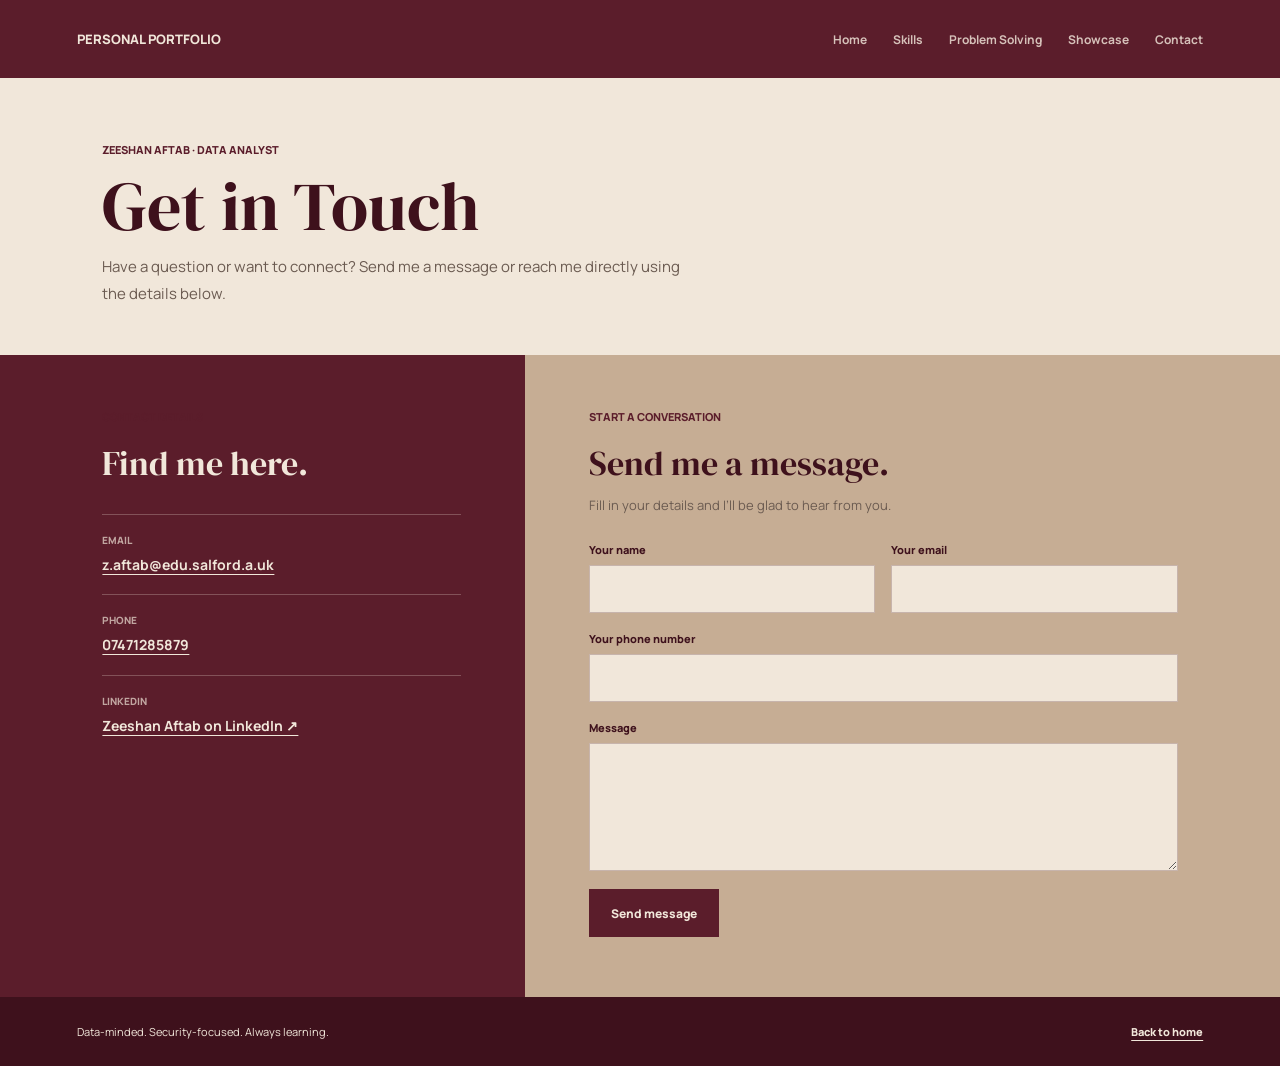
<file: Contacts.html>
<!DOCTYPE html>
<html lang="en">
<head>
    <meta charset="UTF-8">
    <meta name="viewport" content="width=device-width, initial-scale=1.0">
    <meta name="theme-color" content="#5b1d2b">
    <title>Get in Touch | Zeeshan Aftab</title>
    <link rel="preconnect" href="https://fonts.googleapis.com">
    <link rel="preconnect" href="https://fonts.gstatic.com" crossorigin>
    <link href="https://fonts.googleapis.com/css2?family=DM+Serif+Display&family=Manrope:wght@400;500;600;700;800&display=swap" rel="stylesheet">
    <style>
        :root {
            color-scheme: light;
            --burgundy: #5b1d2b;
            --burgundy-deep: #3e111c;
            --beige: #c6ad94;
            --paper: #f1e7da;
            --ink: #271a18;
            --muted: #6b5b51;
            --line: rgba(62, 17, 28, 0.24);
            --serif: "DM Serif Display", Georgia, serif;
            --sans: "Manrope", "Avenir Next", sans-serif;
        }

        * {
            box-sizing: border-box;
        }

        body {
            margin: 0;
            background: var(--beige);
            color: var(--ink);
            font-family: var(--sans);
            -webkit-font-smoothing: antialiased;
        }

        a {
            color: inherit;
        }

        .site-header {
            min-height: 78px;
            display: flex;
            align-items: center;
            justify-content: space-between;
            gap: 24px;
            padding: 18px max(6vw, 24px);
            background: var(--burgundy);
            color: var(--paper);
        }

        .brand {
            color: inherit;
            font-size: 13px;
            font-weight: 800;
            text-decoration: none;
            text-transform: uppercase;
        }

        .site-nav {
            display: flex;
            align-items: center;
            justify-content: flex-end;
            flex-wrap: wrap;
            gap: 8px 26px;
        }

        .site-nav a {
            color: rgba(241, 231, 218, 0.82);
            font-size: 12px;
            font-weight: 700;
            text-decoration: none;
            transition: color 180ms ease;
        }

        .site-nav a:hover,
        .site-nav a:focus-visible {
            color: #fff;
        }

        .page-heading {
            padding: 64px max(8vw, 32px) 48px;
            background: var(--paper);
            animation: arrive 650ms ease-out both;
        }

        .eyebrow {
            margin: 0 0 16px;
            color: var(--burgundy);
            font-size: 11px;
            font-weight: 800;
            text-transform: uppercase;
        }

        h1,
        h2,
        p {
            margin-top: 0;
        }

        h1 {
            margin-bottom: 12px;
            color: var(--burgundy-deep);
            font-family: var(--serif);
            font-size: 68px;
            font-weight: 400;
            line-height: 1;
        }

        .page-heading > p:last-child {
            max-width: 600px;
            margin-bottom: 0;
            color: var(--muted);
            font-size: 15px;
            line-height: 1.8;
        }

        .contact-layout {
            display: grid;
            grid-template-columns: minmax(260px, 0.82fr) minmax(0, 1.18fr);
            min-height: 520px;
        }

        .contact-details {
            padding: 54px max(5vw, 28px) 60px max(8vw, 32px);
            background: var(--burgundy);
            color: var(--paper);
        }

        .contact-details h2,
        .message-panel h2 {
            margin-bottom: 28px;
            font-family: var(--serif);
            font-size: 34px;
            font-weight: 400;
        }

        .contact-list {
            margin: 0;
            padding: 0;
            list-style: none;
        }

        .contact-list li {
            padding: 18px 0;
            border-top: 1px solid rgba(241, 231, 218, 0.26);
        }

        .contact-label {
            display: block;
            margin-bottom: 6px;
            color: rgba(241, 231, 218, 0.68);
            font-size: 10px;
            font-weight: 800;
            text-transform: uppercase;
        }

        .contact-value {
            color: var(--paper);
            font-size: 14px;
            font-weight: 700;
            line-height: 1.6;
            overflow-wrap: anywhere;
            text-decoration-thickness: 1px;
            text-underline-offset: 4px;
        }

        .message-panel {
            padding: 54px max(8vw, 32px) 60px max(5vw, 28px);
            background: var(--beige);
        }

        .message-panel h2 {
            margin-bottom: 8px;
            color: var(--burgundy-deep);
        }

        .form-intro {
            margin-bottom: 26px;
            color: var(--muted);
            font-size: 13px;
            line-height: 1.7;
        }

        .message-form {
            display: grid;
            grid-template-columns: 1fr 1fr;
            gap: 18px 16px;
        }

        .field {
            display: flex;
            min-width: 0;
            flex-direction: column;
            gap: 8px;
        }

        .field--wide {
            grid-column: 1 / -1;
        }

        .field label {
            color: var(--burgundy-deep);
            font-size: 11px;
            font-weight: 800;
        }

        .field input,
        .field textarea {
            width: 100%;
            min-height: 48px;
            padding: 12px 14px;
            border: 1px solid var(--line);
            border-radius: 0;
            background: var(--paper);
            color: var(--ink);
            font: inherit;
            font-size: 13px;
        }

        .field textarea {
            min-height: 128px;
            resize: vertical;
        }

        .field input:focus,
        .field textarea:focus {
            outline: 2px solid var(--burgundy);
            outline-offset: 2px;
        }

        .send-button {
            display: inline-flex;
            min-height: 48px;
            grid-column: 1 / -1;
            align-items: center;
            justify-content: center;
            justify-self: start;
            padding: 0 22px;
            border: 0;
            background: var(--burgundy);
            color: var(--paper);
            cursor: pointer;
            font: inherit;
            font-size: 12px;
            font-weight: 800;
            transition: background 180ms ease, transform 180ms ease;
        }

        .send-button:hover,
        .send-button:focus-visible {
            transform: translateY(-2px);
            background: var(--burgundy-deep);
        }

        .site-footer {
            display: flex;
            align-items: center;
            justify-content: space-between;
            flex-wrap: wrap;
            gap: 18px;
            padding: 27px max(6vw, 24px);
            background: var(--burgundy-deep);
            color: var(--paper);
            font-size: 11px;
        }

        .site-footer p {
            margin: 0;
        }

        .site-footer a {
            color: inherit;
            font-weight: 800;
            text-underline-offset: 4px;
        }

        @keyframes arrive {
            from {
                opacity: 0;
                transform: translateY(12px);
            }
            to {
                opacity: 1;
                transform: translateY(0);
            }
        }

        @media (max-width: 760px) {
            .site-header {
                align-items: flex-start;
                flex-direction: column;
                gap: 16px;
            }

            .site-nav {
                justify-content: flex-start;
                gap: 12px 20px;
            }

            .page-heading {
                padding: 54px 28px 40px;
            }

            .contact-layout {
                grid-template-columns: 1fr;
            }

            .contact-details,
            .message-panel {
                padding: 42px 28px;
            }
        }

        @media (max-width: 460px) {
            h1 {
                font-size: 52px;
            }

            .message-form {
                grid-template-columns: 1fr;
            }

            .field--wide,
            .send-button {
                grid-column: auto;
            }

            .send-button {
                justify-self: stretch;
            }
        }

        @media (prefers-reduced-motion: reduce) {
            *,
            *::before,
            *::after {
                scroll-behavior: auto !important;
                animation-duration: 0.01ms !important;
                animation-iteration-count: 1 !important;
                transition-duration: 0.01ms !important;
            }
        }
    </style>
</head>
<body>
    <header class="site-header">
        <a class="brand" href="index.html">Personal Portfolio</a>
        <nav class="site-nav" aria-label="Main navigation">
            <a href="index.html">Home</a>
            <a href="Skills.html">Skills</a>
            <a href="Problem%20Solving.html">Problem Solving</a>
            <a href="Showcase.html">Showcase</a>
            <a href="Contacts.html" aria-current="page">Contact</a>
        </nav>
    </header>

    <main>
        <section class="page-heading" aria-labelledby="page-title">
            <p class="eyebrow">Zeeshan Aftab · Data Analyst</p>
            <h1 id="page-title">Get in Touch</h1>
            <p>Have a question or want to connect? Send me a message or reach me directly using the details below.</p>
        </section>

        <section class="contact-layout" aria-label="Contact information and message form">
            <div class="contact-details">
                <p class="eyebrow">Contact details</p>
                <h2>Find me here.</h2>
                <ul class="contact-list">
                    <li>
                        <span class="contact-label">Email</span>
                        <a class="contact-value" href="mailto:z.aftab@edu.salford.a.uk">z.aftab@edu.salford.a.uk</a>
                    </li>
                    <li>
                        <span class="contact-label">Phone</span>
                        <a class="contact-value" href="tel:07471285879">07471285879</a>
                    </li>
                    <li>
                        <span class="contact-label">LinkedIn</span>
                        <a class="contact-value" href="https://www.linkedin.com/in/zeeshan-aftab-3a958b380" target="_blank" rel="noopener noreferrer">Zeeshan Aftab on LinkedIn ↗</a>
                    </li>
                </ul>
            </div>

            <div class="message-panel">
                <p class="eyebrow">Start a conversation</p>
                <h2>Send me a message.</h2>
                <p class="form-intro">Fill in your details and I’ll be glad to hear from you.</p>
                <form class="message-form" id="message-form" action="mailto:z.aftab@edu.salford.a.uk" method="post" enctype="text/plain">
                    <div class="field">
                        <label for="sender-name">Your name</label>
                        <input id="sender-name" name="name" type="text" autocomplete="name" required>
                    </div>
                    <div class="field">
                        <label for="sender-email">Your email</label>
                        <input id="sender-email" name="email" type="email" autocomplete="email" required>
                    </div>
                    <div class="field field--wide">
                        <label for="sender-phone">Your phone number</label>
                        <input id="sender-phone" name="phone" type="tel" autocomplete="tel" required>
                    </div>
                    <div class="field field--wide">
                        <label for="sender-message">Message</label>
                        <textarea id="sender-message" name="message" required></textarea>
                    </div>
                    <button class="send-button" type="submit">Send message</button>
                </form>
            </div>
        </section>
    </main>

    <footer class="site-footer">
        <p>Data-minded. Security-focused. Always learning.</p>
        <a href="Home%20page.html">Back to home</a>
    </footer>

    <script>
        document.querySelector("#message-form").addEventListener("submit", (event) => {
            event.preventDefault();
            const formData = new FormData(event.currentTarget);
            const senderName = formData.get("name");
            const messageBody = [
                `Name: ${senderName}`,
                `Email: ${formData.get("email")}`,
                `Phone: ${formData.get("phone")}`,
                "",
                formData.get("message")
            ].join("\n");
            const subject = encodeURIComponent(`Portfolio message from ${senderName}`);
            window.location.href = `mailto:z.aftab@edu.salford.a.uk?subject=${subject}&body=${encodeURIComponent(messageBody)}`;
        });
    </script>
</body>
</html>
</file>
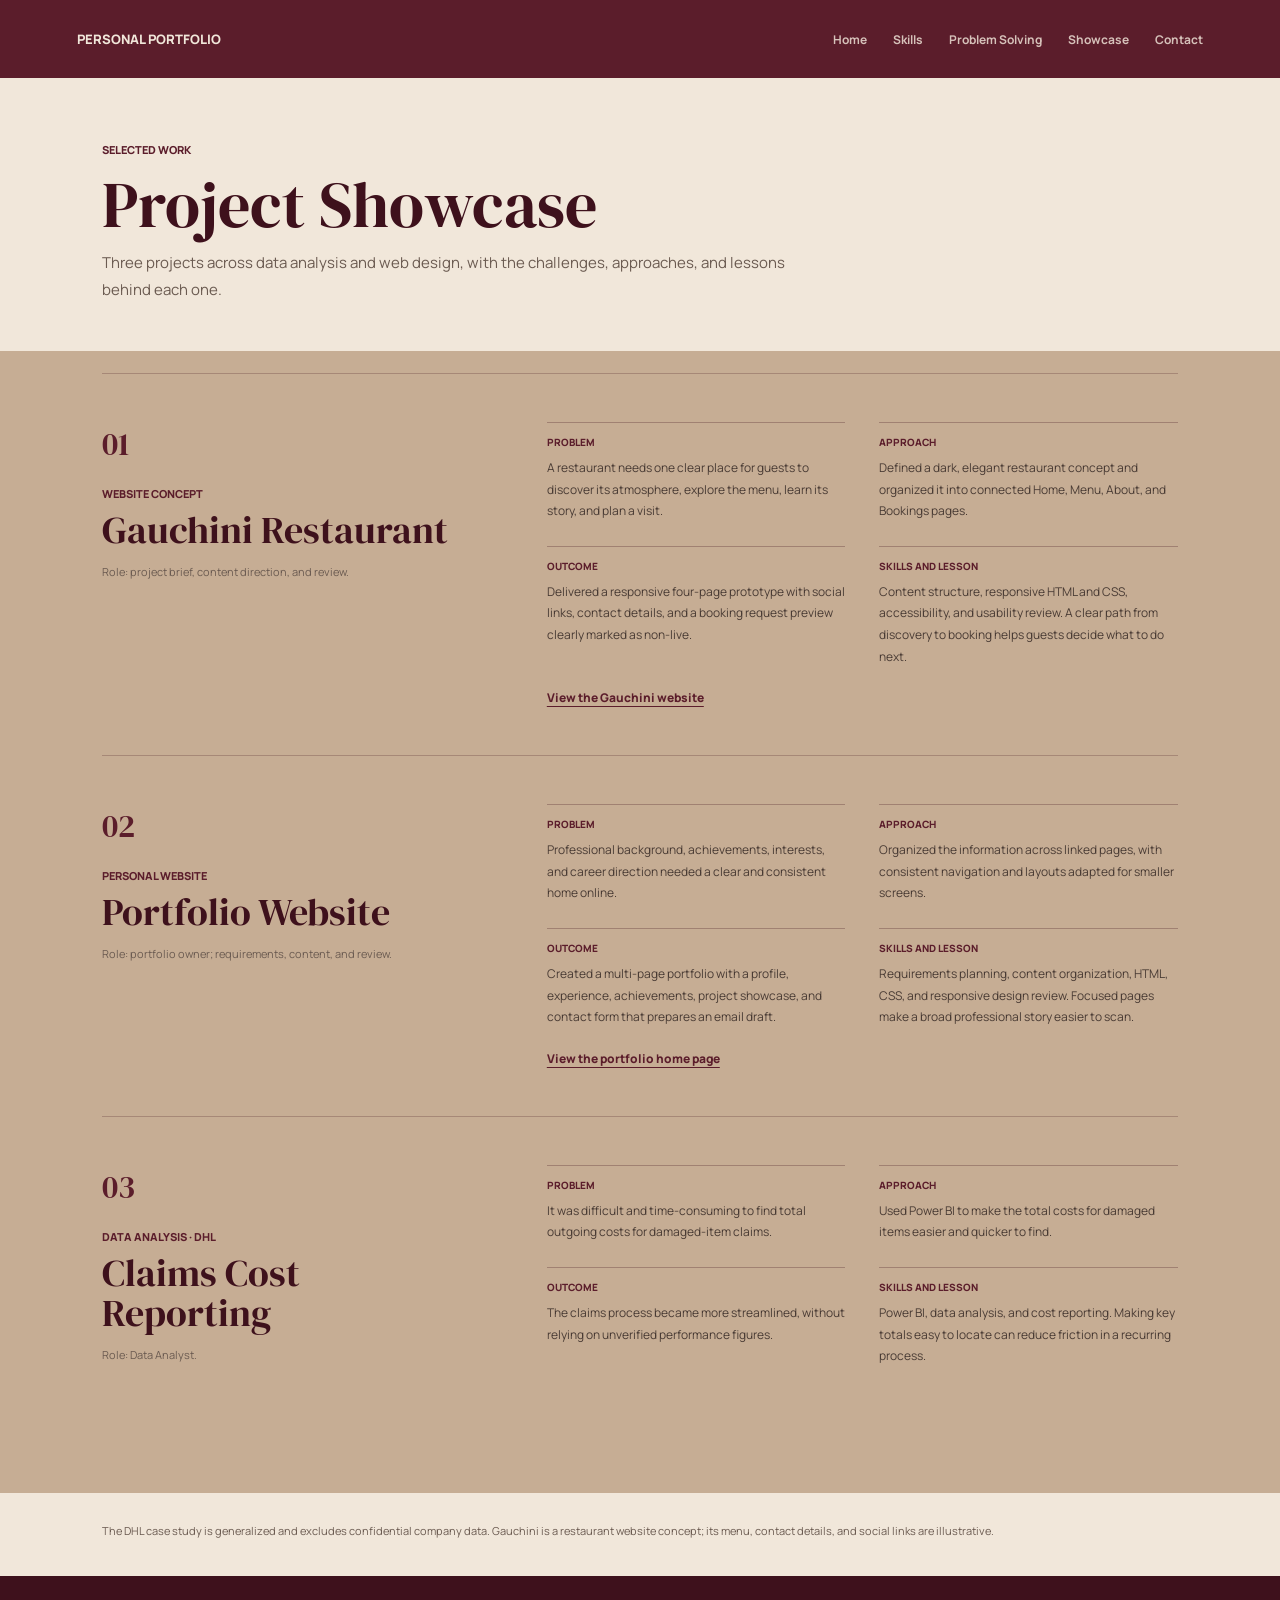
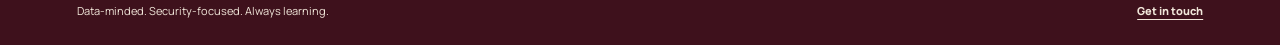
<file: Showcase.html>
<!DOCTYPE html>
<html lang="en">
<head>
    <meta charset="UTF-8">
    <meta name="viewport" content="width=device-width, initial-scale=1.0">
    <meta name="theme-color" content="#5b1d2b">
    <title>Showcase | Zeeshan Aftab</title>
    <link rel="preconnect" href="https://fonts.googleapis.com">
    <link rel="preconnect" href="https://fonts.gstatic.com" crossorigin>
    <link href="https://fonts.googleapis.com/css2?family=DM+Serif+Display&family=Manrope:wght@400;500;600;700;800&display=swap" rel="stylesheet">
    <style>
        :root {
            --burgundy: #5b1d2b;
            --burgundy-deep: #3e111c;
            --beige: #c6ad94;
            --paper: #f1e7da;
            --ink: #271a18;
            --muted: #6b5b51;
            --line: rgba(62, 17, 28, 0.24);
            --serif: "DM Serif Display", Georgia, serif;
            --sans: "Manrope", "Avenir Next", sans-serif;
        }
        * { box-sizing: border-box; }
        body { margin: 0; background: var(--beige); color: var(--ink); font-family: var(--sans); -webkit-font-smoothing: antialiased; }
        a { color: inherit; }
        .site-header { min-height: 78px; display: flex; align-items: center; justify-content: space-between; gap: 24px; padding: 18px max(6vw, 24px); background: var(--burgundy); color: var(--paper); }
        .brand { color: inherit; font-size: 13px; font-weight: 800; text-decoration: none; text-transform: uppercase; }
        .site-nav { display: flex; align-items: center; justify-content: flex-end; flex-wrap: wrap; gap: 8px 26px; }
        .site-nav a { color: rgba(241, 231, 218, 0.82); font-size: 12px; font-weight: 700; text-decoration: none; }
        .site-nav a:hover, .site-nav a:focus-visible { color: #fff; }
        .page-heading { padding: 64px max(8vw, 32px) 48px; background: var(--paper); }
        .eyebrow { margin: 0 0 16px; color: var(--burgundy); font-size: 11px; font-weight: 800; text-transform: uppercase; }
        h1, h2, h3, p { margin-top: 0; }
        h1 { margin-bottom: 12px; color: var(--burgundy-deep); font-family: var(--serif); font-size: 64px; font-weight: 400; line-height: 1; }
        .page-heading > p:last-child { max-width: 700px; margin-bottom: 0; color: var(--muted); font-size: 15px; line-height: 1.8; }
        .project-list { padding: 22px max(8vw, 32px) 78px; background: var(--beige); }
        .project-row { display: grid; grid-template-columns: minmax(220px, 0.72fr) minmax(0, 1.28fr); gap: 7vw; padding: 48px 0; border-top: 1px solid var(--line); }
        .project-meta { align-self: start; }
        .project-number { display: block; margin-bottom: 20px; color: var(--burgundy); font-family: var(--serif); font-size: 32px; }
        .project-meta .eyebrow { margin-bottom: 10px; }
        .project-meta h2 { margin: 0 0 12px; color: var(--burgundy-deep); font-family: var(--serif); font-size: 38px; font-weight: 400; line-height: 1.05; }
        .project-role { margin: 0; color: var(--muted); font-size: 11px; line-height: 1.7; }
        .project-content { min-width: 0; }
        .project-facts { display: grid; grid-template-columns: repeat(2, minmax(0, 1fr)); gap: 24px 34px; }
        .project-fact { padding-top: 12px; border-top: 1px solid rgba(62, 17, 28, 0.28); }
        .project-fact h3 { margin-bottom: 8px; color: var(--burgundy); font-size: 10px; font-weight: 800; text-transform: uppercase; }
        .project-fact p { margin: 0; color: #493b34; font-size: 12px; line-height: 1.8; }
        .project-link { display: inline-block; margin-top: 22px; color: var(--burgundy); font-size: 12px; font-weight: 800; text-underline-offset: 4px; }
        .project-caveat { margin: 0; padding: 28px max(8vw, 32px) 36px; background: var(--paper); color: var(--muted); font-size: 11px; line-height: 1.8; }
        .site-footer { display: flex; align-items: center; justify-content: space-between; flex-wrap: wrap; gap: 18px; padding: 27px max(6vw, 24px); background: var(--burgundy-deep); color: var(--paper); font-size: 11px; }
        .site-footer p { margin: 0; }
        .site-footer a { color: inherit; font-weight: 800; text-underline-offset: 4px; }
        @media (max-width: 760px) {
            .site-header { align-items: flex-start; flex-direction: column; gap: 16px; }
            .site-nav { justify-content: flex-start; gap: 12px 20px; }
            .page-heading { padding: 54px 28px 40px; }
            .project-list { padding: 12px 28px 56px; }
            .project-row { grid-template-columns: 1fr; gap: 26px; padding: 36px 0; }
            .project-number { margin-bottom: 10px; }
            .project-meta h2 { font-size: 34px; }
            .project-caveat { padding: 24px 28px 30px; }
        }
        @media (max-width: 460px) {
            h1 { font-size: 50px; }
            .project-facts { grid-template-columns: 1fr; gap: 18px; }
        }
    </style>
</head>
<body>
    <header class="site-header">
        <a class="brand" href="index.html">Personal Portfolio</a>
        <nav class="site-nav" aria-label="Main navigation">
            <a href="index.html">Home</a>
            <a href="Skills.html">Skills</a>
            <a href="Problem%20Solving.html">Problem Solving</a>
            <a href="Showcase.html" aria-current="page">Showcase</a>
            <a href="Contacts.html">Contact</a>
        </nav>
    </header>

    <main>
        <section class="page-heading" aria-labelledby="page-title">
            <p class="eyebrow">Selected work</p>
            <h1 id="page-title">Project Showcase</h1>
            <p>Three projects across data analysis and web design, with the challenges, approaches, and lessons behind each one.</p>
        </section>

        <section class="project-list" aria-label="Project case studies">
            <article class="project-row" aria-labelledby="gauchini-title">
                <div class="project-meta">
                    <span class="project-number">01</span>
                    <p class="eyebrow">Website concept</p>
                    <h2 id="gauchini-title">Gauchini Restaurant</h2>
                    <p class="project-role">Role: project brief, content direction, and review.</p>
                </div>
                <div class="project-content">
                    <div class="project-facts">
                        <div class="project-fact">
                            <h3>Problem</h3>
                            <p>A restaurant needs one clear place for guests to discover its atmosphere, explore the menu, learn its story, and plan a visit.</p>
                        </div>
                        <div class="project-fact">
                            <h3>Approach</h3>
                            <p>Defined a dark, elegant restaurant concept and organized it into connected Home, Menu, About, and Bookings pages.</p>
                        </div>
                        <div class="project-fact">
                            <h3>Outcome</h3>
                            <p>Delivered a responsive four-page prototype with social links, contact details, and a booking request preview clearly marked as non-live.</p>
                        </div>
                        <div class="project-fact">
                            <h3>Skills and lesson</h3>
                            <p>Content structure, responsive HTML and CSS, accessibility, and usability review. A clear path from discovery to booking helps guests decide what to do next.</p>
                        </div>
                    </div>
                    <a class="project-link" href="Gauchini/index.html">View the Gauchini website</a>
                </div>
            </article>

            <article class="project-row" aria-labelledby="portfolio-title">
                <div class="project-meta">
                    <span class="project-number">02</span>
                    <p class="eyebrow">Personal website</p>
                    <h2 id="portfolio-title">Portfolio Website</h2>
                    <p class="project-role">Role: portfolio owner; requirements, content, and review.</p>
                </div>
                <div class="project-content">
                    <div class="project-facts">
                        <div class="project-fact">
                            <h3>Problem</h3>
                            <p>Professional background, achievements, interests, and career direction needed a clear and consistent home online.</p>
                        </div>
                        <div class="project-fact">
                            <h3>Approach</h3>
                            <p>Organized the information across linked pages, with consistent navigation and layouts adapted for smaller screens.</p>
                        </div>
                        <div class="project-fact">
                            <h3>Outcome</h3>
                            <p>Created a multi-page portfolio with a profile, experience, achievements, project showcase, and contact form that prepares an email draft.</p>
                        </div>
                        <div class="project-fact">
                            <h3>Skills and lesson</h3>
                            <p>Requirements planning, content organization, HTML, CSS, and responsive design review. Focused pages make a broad professional story easier to scan.</p>
                        </div>
                    </div>
                    <a class="project-link" href="Home%20page.html">View the portfolio home page</a>
                </div>
            </article>

            <article class="project-row" aria-labelledby="claims-title">
                <div class="project-meta">
                    <span class="project-number">03</span>
                    <p class="eyebrow">Data analysis · DHL</p>
                    <h2 id="claims-title">Claims Cost Reporting</h2>
                    <p class="project-role">Role: Data Analyst.</p>
                </div>
                <div class="project-content">
                    <div class="project-facts">
                        <div class="project-fact">
                            <h3>Problem</h3>
                            <p>It was difficult and time-consuming to find total outgoing costs for damaged-item claims.</p>
                        </div>
                        <div class="project-fact">
                            <h3>Approach</h3>
                            <p>Used Power BI to make the total costs for damaged items easier and quicker to find.</p>
                        </div>
                        <div class="project-fact">
                            <h3>Outcome</h3>
                            <p>The claims process became more streamlined, without relying on unverified performance figures.</p>
                        </div>
                        <div class="project-fact">
                            <h3>Skills and lesson</h3>
                            <p>Power BI, data analysis, and cost reporting. Making key totals easy to locate can reduce friction in a recurring process.</p>
                        </div>
                    </div>
                </div>
            </article>
        </section>

        <p class="project-caveat">The DHL case study is generalized and excludes confidential company data. Gauchini is a restaurant website concept; its menu, contact details, and social links are illustrative.</p>
    </main>

    <footer class="site-footer">
        <p>Data-minded. Security-focused. Always learning.</p>
        <a href="Contacts.html">Get in touch</a>
    </footer>
</body>
</html>
</file>
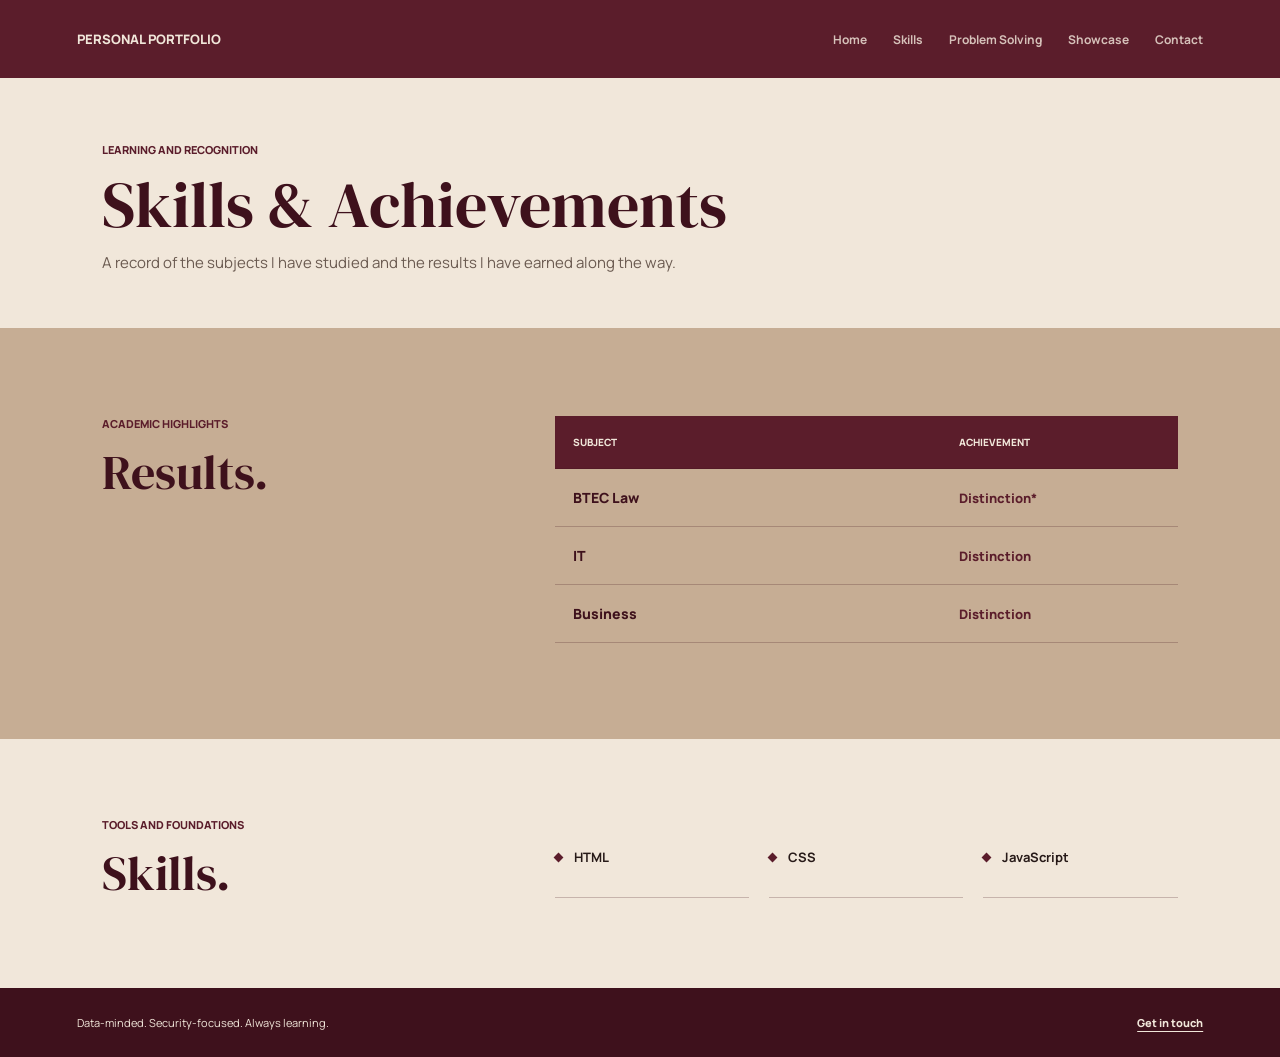
<file: Skills.html>
<!DOCTYPE html>
<html lang="en">
<head>
    <meta charset="UTF-8">
    <meta name="viewport" content="width=device-width, initial-scale=1.0">
    <meta name="theme-color" content="#5b1d2b">
    <title>Skills &amp; Achievements | Zeeshan Aftab</title>
    <link rel="preconnect" href="https://fonts.googleapis.com">
    <link rel="preconnect" href="https://fonts.gstatic.com" crossorigin>
    <link href="https://fonts.googleapis.com/css2?family=DM+Serif+Display&family=Manrope:wght@400;500;600;700;800&display=swap" rel="stylesheet">
    <style>
        :root {
            color-scheme: light;
            --burgundy: #5b1d2b;
            --burgundy-deep: #3e111c;
            --beige: #c6ad94;
            --paper: #f1e7da;
            --ink: #271a18;
            --muted: #6b5b51;
            --line: rgba(62, 17, 28, 0.24);
            --serif: "DM Serif Display", Georgia, serif;
            --sans: "Manrope", "Avenir Next", sans-serif;
        }

        * {
            box-sizing: border-box;
        }

        body {
            margin: 0;
            background: var(--beige);
            color: var(--ink);
            font-family: var(--sans);
            -webkit-font-smoothing: antialiased;
        }

        a {
            color: inherit;
        }

        .site-header {
            min-height: 78px;
            display: flex;
            align-items: center;
            justify-content: space-between;
            gap: 24px;
            padding: 18px max(6vw, 24px);
            background: var(--burgundy);
            color: var(--paper);
        }

        .brand {
            color: inherit;
            font-size: 13px;
            font-weight: 800;
            text-decoration: none;
            text-transform: uppercase;
        }

        .site-nav {
            display: flex;
            align-items: center;
            justify-content: flex-end;
            flex-wrap: wrap;
            gap: 8px 26px;
        }

        .site-nav a {
            color: rgba(241, 231, 218, 0.82);
            font-size: 12px;
            font-weight: 700;
            text-decoration: none;
            transition: color 180ms ease;
        }

        .site-nav a:hover,
        .site-nav a:focus-visible {
            color: #fff;
        }

        .page-heading {
            padding: 64px max(8vw, 32px) 52px;
            background: var(--paper);
        }

        .eyebrow,
        .section-kicker {
            margin: 0 0 16px;
            color: var(--burgundy);
            font-size: 11px;
            font-weight: 800;
            text-transform: uppercase;
        }

        h1,
        h2,
        p {
            margin-top: 0;
        }

        h1 {
            margin-bottom: 12px;
            color: var(--burgundy-deep);
            font-family: var(--serif);
            font-size: 64px;
            font-weight: 400;
            line-height: 1;
        }

        .page-heading > p:last-child {
            max-width: 640px;
            margin-bottom: 0;
            color: var(--muted);
            font-size: 15px;
            line-height: 1.8;
        }

        .achievement-section {
            display: grid;
            grid-template-columns: minmax(200px, 0.72fr) minmax(0, 1.28fr);
            gap: 8vw;
            align-items: start;
            padding: 88px max(8vw, 32px) 96px;
            background: var(--beige);
        }

        .section-heading h2,
        .skills-section h2 {
            margin: 0;
            color: var(--burgundy-deep);
            font-family: var(--serif);
            font-size: 48px;
            font-weight: 400;
            line-height: 1.05;
        }

        .achievement-table-wrap {
            min-width: 0;
            overflow-x: auto;
        }

        .achievement-table {
            width: 100%;
            border-collapse: collapse;
            text-align: left;
        }

        .achievement-table th,
        .achievement-table td {
            padding: 19px 18px;
            border-bottom: 1px solid var(--line);
            vertical-align: middle;
        }

        .achievement-table thead th {
            background: var(--burgundy);
            color: var(--paper);
            font-size: 10px;
            font-weight: 800;
            text-transform: uppercase;
        }

        .achievement-table thead th:first-child {
            width: 62%;
        }

        .achievement-table tbody th {
            color: var(--burgundy-deep);
            font-size: 14px;
            font-weight: 800;
        }

        .achievement-table tbody td {
            color: var(--burgundy);
            font-size: 13px;
            font-weight: 800;
            white-space: nowrap;
        }

        .skills-section {
            display: grid;
            grid-template-columns: minmax(200px, 0.72fr) minmax(0, 1.28fr);
            gap: 8vw;
            padding: 78px max(8vw, 32px) 90px;
            background: var(--paper);
        }

        .skills-list {
            display: grid;
            grid-template-columns: repeat(3, minmax(0, 1fr));
            gap: 20px;
            margin: 0;
            padding: 0;
            list-style: none;
        }

        .skills-list li {
            min-height: 74px;
            display: flex;
            align-items: center;
            gap: 12px;
            border-bottom: 1px solid var(--line);
            color: var(--ink);
            font-size: 13px;
            font-weight: 700;
        }

        .skills-list li::before {
            width: 7px;
            height: 7px;
            flex: 0 0 7px;
            background: var(--burgundy);
            content: "";
            transform: rotate(45deg);
        }

        .site-footer {
            display: flex;
            align-items: center;
            justify-content: space-between;
            flex-wrap: wrap;
            gap: 18px;
            padding: 27px max(6vw, 24px);
            background: var(--burgundy-deep);
            color: var(--paper);
            font-size: 11px;
        }

        .site-footer p {
            margin: 0;
        }

        .site-footer a {
            color: inherit;
            font-weight: 800;
            text-underline-offset: 4px;
        }

        @media (max-width: 760px) {
            .site-header {
                align-items: flex-start;
                flex-direction: column;
                gap: 16px;
            }

            .site-nav {
                justify-content: flex-start;
                gap: 12px 20px;
            }

            .page-heading {
                padding: 54px 28px 42px;
            }

            .achievement-section,
            .skills-section {
                grid-template-columns: 1fr;
                gap: 30px;
                padding: 68px 28px;
            }

            .section-heading h2,
            .skills-section h2 {
                font-size: 42px;
            }
        }

        @media (max-width: 460px) {
            h1 {
                font-size: 50px;
            }

            .achievement-table th,
            .achievement-table td {
                padding: 16px 12px;
            }

            .skills-list {
                grid-template-columns: 1fr;
                gap: 0;
            }
        }
    </style>
</head>
<body>
    <header class="site-header">
        <a class="brand" href="index.html">Personal Portfolio</a>
        <nav class="site-nav" aria-label="Main navigation">
            <a href="index.html">Home</a>
            <a href="Skills.html" aria-current="page">Skills</a>
            <a href="Problem%20Solving.html">Problem Solving</a>
            <a href="Showcase.html">Showcase</a>
            <a href="Contacts.html">Contact</a>
        </nav>
    </header>

    <main>
        <section class="page-heading" aria-labelledby="page-title">
            <p class="eyebrow">Learning and recognition</p>
            <h1 id="page-title">Skills &amp; Achievements</h1>
            <p>A record of the subjects I have studied and the results I have earned along the way.</p>
        </section>

        <section class="achievement-section" aria-labelledby="achievement-title">
            <div class="section-heading">
                <p class="section-kicker">Academic highlights</p>
                <h2 id="achievement-title">Results.</h2>
            </div>
            <div class="achievement-table-wrap">
                <table class="achievement-table">
                    <thead>
                        <tr>
                            <th scope="col">Subject</th>
                            <th scope="col">Achievement</th>
                        </tr>
                    </thead>
                    <tbody>
                        <tr>
                            <th scope="row">BTEC Law</th>
                            <td>Distinction*</td>
                        </tr>
                        <tr>
                            <th scope="row">IT</th>
                            <td>Distinction</td>
                        </tr>
                        <tr>
                            <th scope="row">Business</th>
                            <td>Distinction</td>
                        </tr>
                    </tbody>
                </table>
            </div>
        </section>

        <section class="skills-section" aria-labelledby="skills-title">
            <div>
                <p class="section-kicker">Tools and foundations</p>
                <h2 id="skills-title">Skills.</h2>
            </div>
            <ul class="skills-list">
                <li>HTML</li>
                <li>CSS</li>
                <li>JavaScript</li>
            </ul>
        </section>
    </main>

    <footer class="site-footer">
        <p>Data-minded. Security-focused. Always learning.</p>
        <a href="Contacts.html">Get in touch</a>
    </footer>
</body>
</html>
</file>
